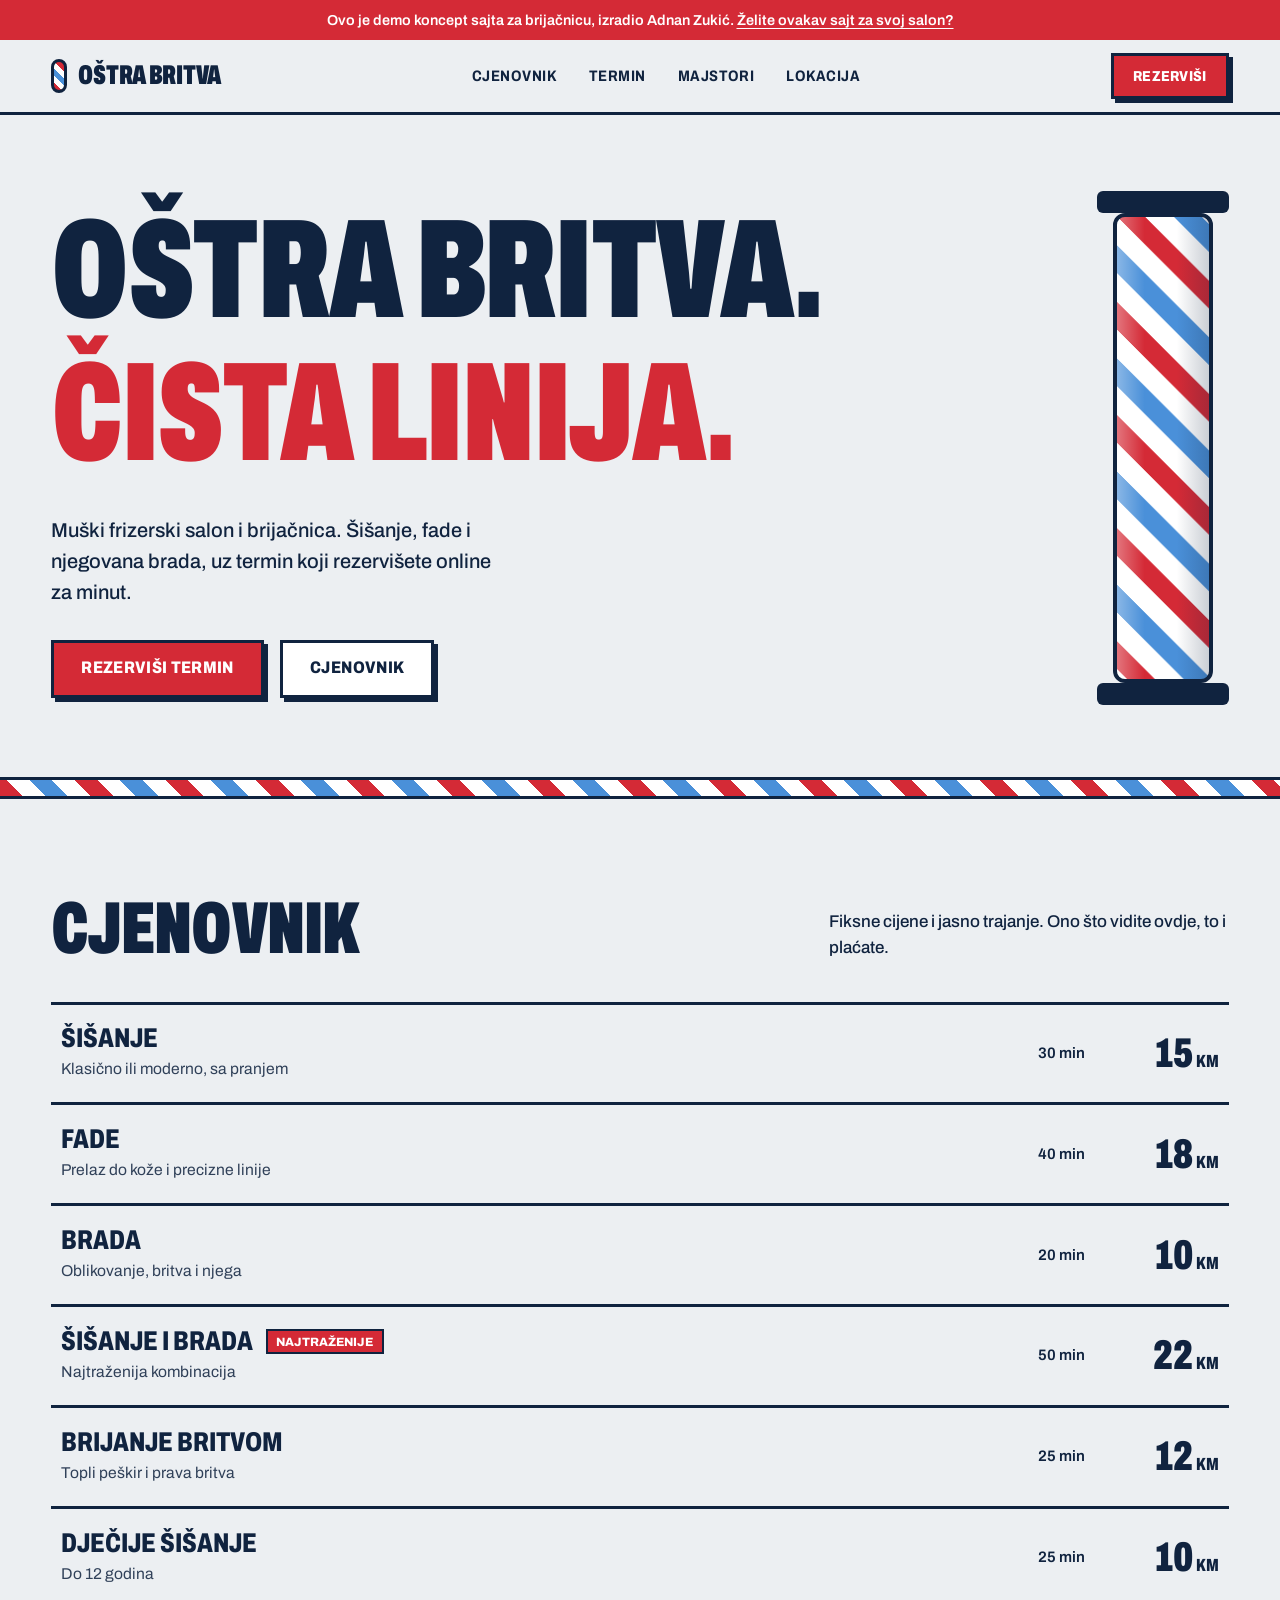
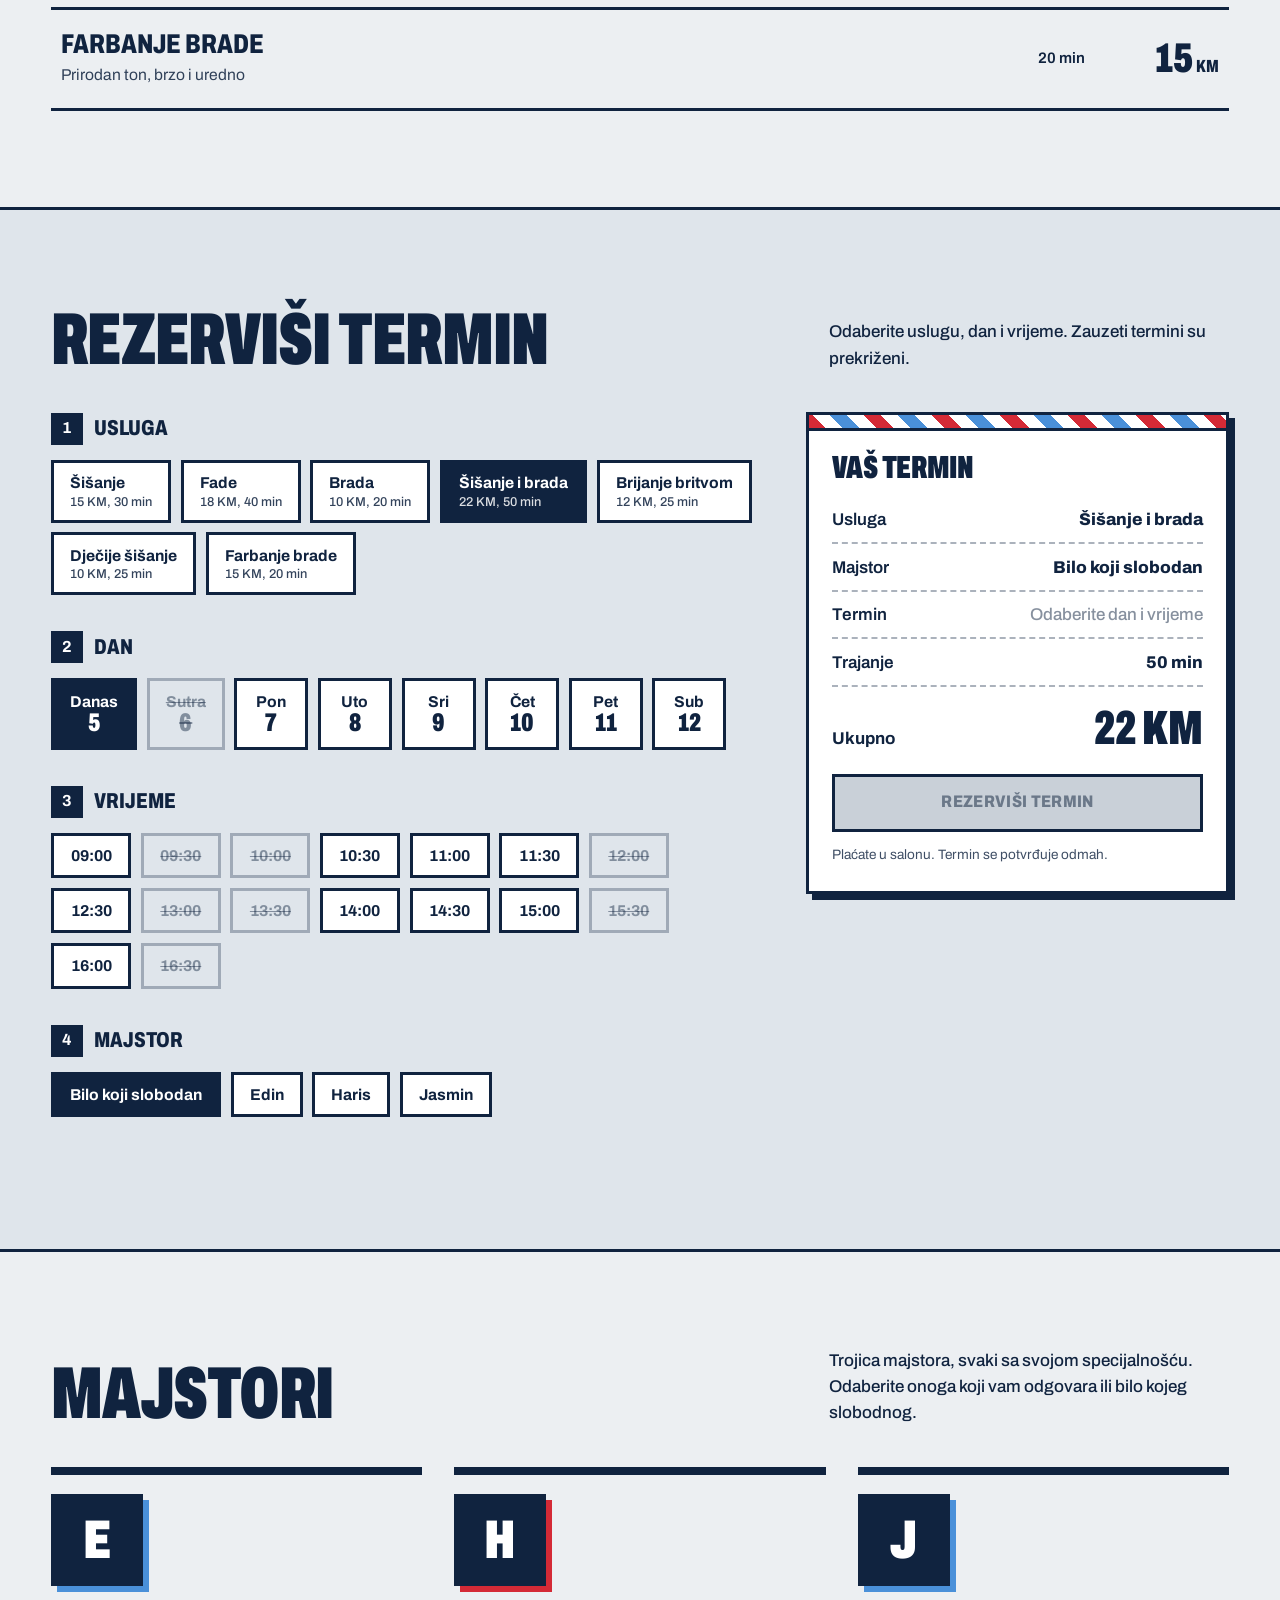
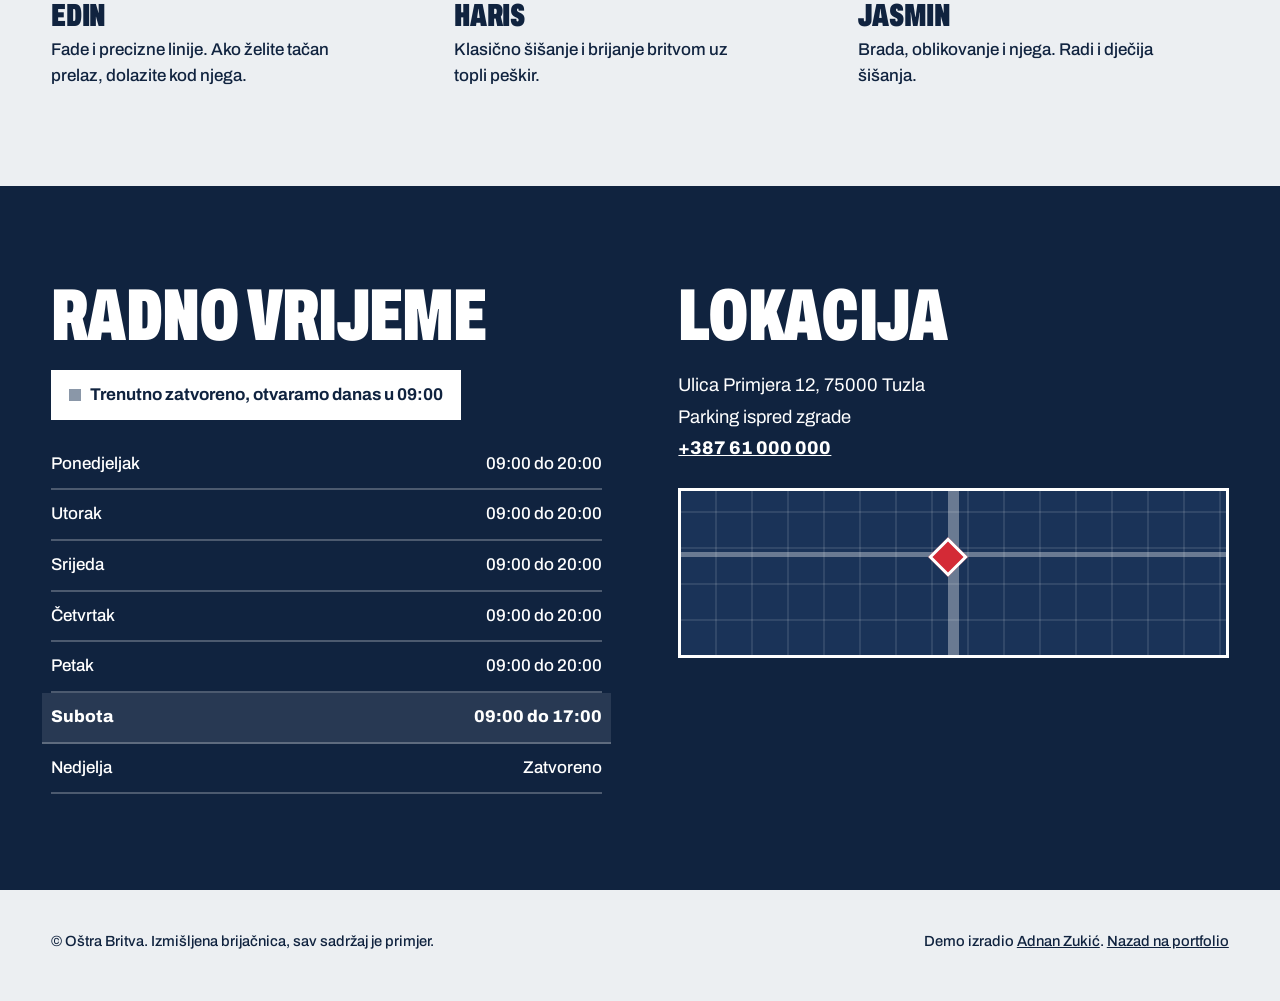
<file: public/demo/brijacnica-ostra-britva/index.html>
<!doctype html>
<html lang="bs">
<head>
<meta charset="UTF-8" />
<meta name="viewport" content="width=device-width, initial-scale=1" />
<title>Oštra Britva | Muški frizerski salon (demo)</title>
<meta name="description" content="Demo koncept sajta za brijačnicu s online rezervacijom termina. Izradio Adnan Zukić." />
<meta name="robots" content="noindex" />
<link rel="preconnect" href="https://fonts.googleapis.com" />
<link rel="preconnect" href="https://fonts.gstatic.com" crossorigin />
<link href="https://fonts.googleapis.com/css2?family=Archivo:wdth,wght@62..125,400..900&display=swap" rel="stylesheet" />
<style>
  :root {
    --ink: #10233f;
    --red: #d42a36;
    --blue: #4a90d9;
    --paper: #eceff2;
    --white: #ffffff;
    --font: 'Archivo', 'Arial Narrow', 'Segoe UI', system-ui, sans-serif;
    --wrap: min(1180px, 92vw);
    --hard: 6px 6px 0 var(--ink);
  }
  * { box-sizing: border-box; margin: 0; padding: 0; }
  html { scroll-behavior: smooth; }
  body { font-family: var(--font); font-size: 17px; line-height: 1.55; color: var(--ink); background: var(--paper); -webkit-font-smoothing: antialiased; }
  a { color: inherit; }
  :focus-visible { outline: 3px solid var(--red); outline-offset: 3px; }
  .wrap { width: var(--wrap); margin-inline: auto; }
  .display { font-stretch: 62%; font-weight: 900; text-transform: uppercase; letter-spacing: -.01em; line-height: .9; }
  h2.display { font-size: clamp(2.6rem, 6vw, 4.6rem); }

  .btn { display: inline-flex; align-items: center; justify-content: center; font: 800 1.05rem/1 var(--font); font-stretch: 85%; text-transform: uppercase; letter-spacing: .02em; padding: 1.1rem 1.7rem; border: 3px solid var(--ink); background: var(--red); color: #fff; text-decoration: none; cursor: pointer; box-shadow: 4px 4px 0 var(--ink); transition: transform .12s ease, box-shadow .12s ease; }
  .btn:hover { transform: translate(2px, 2px); box-shadow: 2px 2px 0 var(--ink); }
  .btn:active { transform: translate(4px, 4px); box-shadow: 0 0 0 var(--ink); }
  .btn.alt { background: #fff; color: var(--ink); }
  .btn[disabled] { background: #c9d0d8; color: #6b7889; cursor: not-allowed; box-shadow: none; transform: none; }

  .demo-strip { background: var(--red); color: #fff; font-size: .9rem; font-weight: 600; text-align: center; padding: .55rem 1rem; }
  .demo-strip a { color: #fff; text-underline-offset: 3px; }

  header.top { position: sticky; top: 0; z-index: 30; background: var(--paper); border-bottom: 3px solid var(--ink); }
  .nav { display: flex; align-items: center; justify-content: space-between; gap: 1.5rem; padding: .8rem 0; }
  .logo { display: flex; align-items: center; gap: .7rem; text-decoration: none; font-size: 1.7rem; }
  .logo .mini { width: 16px; height: 34px; border: 3px solid var(--ink); border-radius: 8px; background: repeating-linear-gradient(45deg, var(--red) 0 5px, #fff 5px 10px, var(--blue) 10px 15px, #fff 15px 20px); }
  .nav ul { display: flex; gap: 2rem; list-style: none; }
  .nav ul a { text-decoration: none; font-weight: 700; font-stretch: 85%; text-transform: uppercase; font-size: .95rem; letter-spacing: .03em; }
  .nav ul a:hover { color: var(--red); }
  .nav .btn { padding: .8rem 1.2rem; font-size: .9rem; }

  /* hero */
  .hero { padding: clamp(2.5rem, 6vw, 5rem) 0 clamp(2.5rem, 6vw, 4.5rem); }
  .hero-grid { display: grid; grid-template-columns: 1fr auto; gap: clamp(1.5rem, 5vw, 5rem); align-items: center; }
  .hero h1 { font-size: clamp(3.4rem, 11vw, 9rem); line-height: 1.02; margin-bottom: 1.8rem; }
  .hero h1 span { display: block; }
  .hero h1 .r { color: var(--red); }
  .hero p.lead { font-size: 1.25rem; max-width: 40ch; margin-bottom: 2rem; font-weight: 500; }
  .hero .actions { display: flex; flex-wrap: wrap; gap: 1rem; }

  .pole-wrap { display: flex; flex-direction: column; align-items: center; }
  .pole-cap { width: 132px; height: 22px; background: var(--ink); border-radius: 6px; position: relative; }
  .pole { width: 100px; height: clamp(300px, 46vw, 470px); border: 4px solid var(--ink); border-radius: 12px; position: relative; overflow: hidden;
    background: repeating-linear-gradient(45deg, var(--red) 0 20px, #fff 20px 40px, var(--blue) 40px 60px, #fff 60px 80px);
    background-size: 113.137px 113.137px; animation: spin 2.4s linear infinite; }
  .pole::after { content: ""; position: absolute; inset: 0; background: linear-gradient(90deg, rgba(255,255,255,.35) 0, rgba(255,255,255,0) 30%, rgba(0,0,0,0) 65%, rgba(16,35,63,.22) 100%); }
  @keyframes spin { to { background-position: 0 113.137px; } }

  .stripe-band { height: 22px; border-block: 3px solid var(--ink); background: repeating-linear-gradient(45deg, var(--red) 0 16px, #fff 16px 32px, var(--blue) 32px 48px, #fff 48px 64px); }

  section.block { padding: clamp(3.5rem, 8vw, 6rem) 0; }
  .sec-head { display: flex; align-items: end; justify-content: space-between; gap: 2rem; flex-wrap: wrap; margin-bottom: 2.5rem; }
  .sec-head p { max-width: 40ch; font-weight: 500; }

  /* price list */
  .plist { border-top: 3px solid var(--ink); }
  .prow { display: grid; grid-template-columns: 1fr auto auto; align-items: center; gap: 1.5rem; padding: 1.3rem .6rem; border-bottom: 3px solid var(--ink); transition: background .15s ease; }
  .prow:hover { background: #fff; }
  .prow h3 { font-size: 1.7rem; font-weight: 800; font-stretch: 75%; text-transform: uppercase; line-height: 1; display: flex; align-items: center; gap: .8rem; flex-wrap: wrap; }
  .prow p { font-size: .98rem; margin-top: .3rem; opacity: .85; }
  .prow .min { font-weight: 600; font-size: .95rem; }
  .prow .price { font-size: 2.6rem; font-weight: 900; font-stretch: 70%; line-height: 1; min-width: 5.5ch; text-align: right; }
  .prow .price small { font-size: 1.1rem; font-weight: 800; margin-left: .2rem; }
  .hot { font: 800 .75rem/1 var(--font); font-stretch: 100%; background: var(--red); color: #fff; border: 2px solid var(--ink); padding: .3rem .55rem; }

  /* booking */
  .book-band { background: #dfe5eb; border-block: 3px solid var(--ink); }
  .book { display: grid; grid-template-columns: 1.25fr .75fr; gap: clamp(1.5rem, 4vw, 3.5rem); align-items: start; }
  .step { margin-bottom: 2.2rem; }
  .step h3 { font-size: 1.35rem; font-weight: 800; font-stretch: 75%; text-transform: uppercase; margin-bottom: .9rem; display: flex; align-items: center; gap: .7rem; }
  .step h3 b { display: inline-grid; place-items: center; width: 2rem; height: 2rem; background: var(--ink); color: #fff; font-stretch: 100%; font-size: 1rem; }
  .chips { display: flex; flex-wrap: wrap; gap: .6rem; }
  .chip { font: 700 .98rem/1.1 var(--font); color: var(--ink); background: #fff; border: 3px solid var(--ink); padding: .7rem 1rem; cursor: pointer; text-align: left; transition: transform .1s ease, background .1s ease; }
  .chip:hover:not([disabled]) { transform: translate(-1px, -1px); }
  .chip[aria-pressed="true"] { background: var(--ink); color: #fff; }
  .chip[disabled] { background: transparent; border-color: rgba(16,35,63,.3); color: rgba(16,35,63,.45); text-decoration: line-through; cursor: not-allowed; }
  .chip small { display: block; font-weight: 500; font-size: .8rem; opacity: .85; margin-top: .2rem; text-decoration: none; }
  .chip.day { text-align: center; min-width: 74px; }
  .chip.day b { display: block; font-size: 1.6rem; font-stretch: 70%; font-weight: 900; line-height: 1; }
  .chip.time { min-width: 80px; text-align: center; }
  .slots-empty { font-weight: 500; }

  .ticket { position: sticky; top: 92px; background: #fff; border: 3px solid var(--ink); box-shadow: var(--hard); }
  .ticket .t-top { height: 16px; background: repeating-linear-gradient(45deg, var(--red) 0 12px, #fff 12px 24px, var(--blue) 24px 36px, #fff 36px 48px); border-bottom: 3px solid var(--ink); }
  .ticket .t-body { padding: 1.4rem 1.4rem 1.6rem; }
  .ticket h3 { font-size: 2rem; margin-bottom: 1rem; }
  .ticket dl { display: grid; gap: .1rem; }
  .ticket dl > div { display: flex; justify-content: space-between; gap: 1rem; padding: .55rem 0; border-bottom: 2px dashed rgba(16,35,63,.35); }
  .ticket dt { font-weight: 600; }
  .ticket dd { font-weight: 800; text-align: right; }
  .ticket dd.empty { font-weight: 500; opacity: .5; }
  .ticket .total { display: flex; align-items: baseline; justify-content: space-between; margin: 1.1rem 0 1.3rem; }
  .ticket .total span { font-weight: 700; }
  .ticket .total strong { font-size: 3rem; font-stretch: 65%; font-weight: 900; line-height: 1; }
  .ticket .btn { width: 100%; }
  .ticket .fine { font-size: .85rem; margin-top: .8rem; opacity: .8; }

  /* barbers */
  .barbers { display: grid; grid-template-columns: repeat(3, 1fr); gap: 2rem; }
  .barber { border-top: 8px solid var(--ink); padding-top: 1.2rem; }
  .barber .mono { width: 92px; height: 92px; background: var(--ink); color: #fff; display: grid; place-items: center; font-size: 3.4rem; font-stretch: 70%; font-weight: 900; margin-bottom: 1rem; box-shadow: 6px 6px 0 var(--blue); }
  .barber:nth-child(2) .mono { box-shadow: 6px 6px 0 var(--red); }
  .barber h3 { font-size: 2rem; margin-bottom: .4rem; }
  .barber p { font-weight: 500; max-width: 30ch; }

  /* location */
  .loc { background: var(--ink); color: #fff; }
  .loc-grid { display: grid; grid-template-columns: 1fr 1fr; gap: clamp(2rem, 6vw, 6rem); }
  .loc h2 { margin-bottom: 1.4rem; }
  .status { display: inline-flex; align-items: center; gap: .6rem; background: #fff; color: var(--ink); font-weight: 700; padding: .55rem .9rem; border: 3px solid #fff; margin-bottom: 1.2rem; }
  .status i { width: 12px; height: 12px; background: #8a97a8; flex-shrink: 0; }
  .status.open i { background: #1fa463; }
  .hours { list-style: none; }
  .hours li { display: flex; justify-content: space-between; padding: .7rem 0; border-bottom: 2px solid rgba(255,255,255,.25); font-weight: 500; }
  .hours li.today { font-weight: 800; color: #fff; background: rgba(255,255,255,.1); padding-inline: .6rem; margin-inline: -.6rem; }
  .loc address { font-style: normal; font-size: 1.15rem; line-height: 1.7; }
  .loc address a { font-weight: 800; }
  .loc .map { margin-top: 1.5rem; height: 170px; border: 3px solid #fff; background:
    linear-gradient(90deg, transparent 49%, rgba(255,255,255,.35) 49% 51%, transparent 51%),
    linear-gradient(0deg, transparent 60%, rgba(255,255,255,.35) 60% 63%, transparent 63%),
    repeating-linear-gradient(0deg, transparent 0 34px, rgba(255,255,255,.1) 34px 36px),
    repeating-linear-gradient(90deg, transparent 0 34px, rgba(255,255,255,.1) 34px 36px), #1a3358; position: relative; }
  .loc .map::after { content: ""; position: absolute; left: 49%; top: 40%; width: 22px; height: 22px; background: var(--red); border: 3px solid #fff; transform: translate(-50%, -50%) rotate(45deg); }

  footer.foot { padding: 2.5rem 0 3rem; font-size: .92rem; font-weight: 500; }
  footer.foot .wrap { display: flex; flex-wrap: wrap; justify-content: space-between; gap: 1rem; }

  dialog { border: 3px solid var(--ink); padding: 2rem; max-width: min(480px, 92vw); background: #fff; color: var(--ink); box-shadow: 10px 10px 0 var(--ink); }
  dialog::backdrop { background: rgba(16,35,63,.6); }
  dialog h3 { font-size: 2.2rem; margin-bottom: .8rem; }
  dialog p { margin-bottom: 1.3rem; font-weight: 500; }
  dialog .sum { font-weight: 800; margin-bottom: 1.3rem; padding: .8rem 1rem; background: var(--paper); border: 2px solid var(--ink); }
  dialog .actions { display: flex; flex-wrap: wrap; gap: .8rem; }

  @media (max-width: 900px) {
    .nav ul { display: none; }
    .hero-grid { grid-template-columns: 1fr; }
    .pole-wrap { flex-direction: row; justify-content: flex-start; }
    .pole-wrap .pole { width: 100%; height: 44px; border-radius: 10px; }
    .pole-wrap .pole-cap { display: none; }
    .pole { animation-name: spin-x; }
    .book, .loc-grid { grid-template-columns: 1fr; }
    .ticket { position: static; }
    .barbers { grid-template-columns: 1fr; }
    .prow { grid-template-columns: 1fr auto; }
    .prow .min { display: none; }
  }
  @keyframes spin-x { to { background-position: 113.137px 0; } }
  @media (prefers-reduced-motion: reduce) {
    html { scroll-behavior: auto; }
    .pole { animation: none !important; }
    * { transition: none !important; }
  }
</style>
</head>
<body>

<div class="demo-strip">
  Ovo je demo koncept sajta za brijačnicu, izradio Adnan Zukić.
  <a href="/contact">Želite ovakav sajt za svoj salon?</a>
</div>

<header class="top">
  <div class="wrap nav">
    <a class="logo display" href="#top" aria-label="Oštra Britva, početna"><span class="mini" aria-hidden="true"></span>Oštra Britva</a>
    <nav aria-label="Glavni meni">
      <ul>
        <li><a href="#Cjenovnik">Cjenovnik</a></li>
        <li><a href="#rezervacija">Termin</a></li>
        <li><a href="#majstori">Majstori</a></li>
        <li><a href="#lokacija">Lokacija</a></li>
      </ul>
    </nav>
    <a class="btn" href="#rezervacija">Rezerviši</a>
  </div>
</header>

<main id="top">

  <section class="hero">
    <div class="wrap hero-grid">
      <div>
        <h1 class="display"><span>Oštra britva.</span><span class="r">Čista linija.</span></h1>
        <p class="lead">Muški frizerski salon i brijačnica. Šišanje, fade i njegovana brada, uz termin koji rezervišete online za minut.</p>
        <div class="actions">
          <a class="btn" href="#rezervacija">Rezerviši termin</a>
          <a class="btn alt" href="#Cjenovnik">Cjenovnik</a>
        </div>
      </div>
      <div class="pole-wrap" aria-hidden="true">
        <div class="pole-cap"></div>
        <div class="pole"></div>
        <div class="pole-cap"></div>
      </div>
    </div>
  </section>

  <div class="stripe-band" aria-hidden="true"></div>

  <section class="block" id="Cjenovnik">
    <div class="wrap">
      <div class="sec-head">
        <h2 class="display">Cjenovnik</h2>
        <p>Fiksne cijene i jasno trajanje. Ono što vidite ovdje, to i plaćate.</p>
      </div>
      <div class="plist" id="plist"></div>
    </div>
  </section>

  <section class="block book-band" id="rezervacija">
    <div class="wrap">
      <div class="sec-head">
        <h2 class="display">Rezerviši termin</h2>
        <p>Odaberite uslugu, dan i vrijeme. Zauzeti termini su prekriženi.</p>
      </div>
      <div class="book">
        <div>
          <div class="step"><h3><b>1</b>Usluga</h3><div class="chips" id="c-service"></div></div>
          <div class="step"><h3><b>2</b>Dan</h3><div class="chips" id="c-day"></div></div>
          <div class="step"><h3><b>3</b>Vrijeme</h3><div class="chips" id="c-time"></div></div>
          <div class="step"><h3><b>4</b>Majstor</h3><div class="chips" id="c-barber"></div></div>
        </div>

        <aside class="ticket" aria-live="polite">
          <div class="t-top"></div>
          <div class="t-body">
            <h3 class="display">Vaš termin</h3>
            <dl>
              <div><dt>Usluga</dt><dd id="t-service">-</dd></div>
              <div><dt>Majstor</dt><dd id="t-barber">-</dd></div>
              <div><dt>Termin</dt><dd id="t-when" class="empty">Odaberite dan i vrijeme</dd></div>
              <div><dt>Trajanje</dt><dd id="t-min">-</dd></div>
            </dl>
            <div class="total"><span>Ukupno</span><strong id="t-price">0 KM</strong></div>
            <button class="btn" id="book-btn" type="button" disabled>Rezerviši termin</button>
            <p class="fine">Plaćate u salonu. Termin se potvrđuje odmah.</p>
          </div>
        </aside>
      </div>
    </div>
  </section>

  <section class="block" id="majstori">
    <div class="wrap">
      <div class="sec-head">
        <h2 class="display">Majstori</h2>
        <p>Trojica majstora, svaki sa svojom specijalnošću. Odaberite onoga koji vam odgovara ili bilo kojeg slobodnog.</p>
      </div>
      <div class="barbers">
        <div class="barber"><div class="mono" aria-hidden="true">E</div><h3 class="display">Edin</h3><p>Fade i precizne linije. Ako želite tačan prelaz, dolazite kod njega.</p></div>
        <div class="barber"><div class="mono" aria-hidden="true">H</div><h3 class="display">Haris</h3><p>Klasično šišanje i brijanje britvom uz topli peškir.</p></div>
        <div class="barber"><div class="mono" aria-hidden="true">J</div><h3 class="display">Jasmin</h3><p>Brada, oblikovanje i njega. Radi i dječija šišanja.</p></div>
      </div>
    </div>
  </section>

  <section class="block loc" id="lokacija">
    <div class="wrap loc-grid">
      <div>
        <h2 class="display">Radno vrijeme</h2>
        <p class="status" id="status"><i></i><span></span></p>
        <ul class="hours" id="hours">
          <li data-d="1"><span>Ponedjeljak</span><span>09:00 do 20:00</span></li>
          <li data-d="2"><span>Utorak</span><span>09:00 do 20:00</span></li>
          <li data-d="3"><span>Srijeda</span><span>09:00 do 20:00</span></li>
          <li data-d="4"><span>Četvrtak</span><span>09:00 do 20:00</span></li>
          <li data-d="5"><span>Petak</span><span>09:00 do 20:00</span></li>
          <li data-d="6"><span>Subota</span><span>09:00 do 17:00</span></li>
          <li data-d="0"><span>Nedjelja</span><span>Zatvoreno</span></li>
        </ul>
      </div>
      <div>
        <h2 class="display">Lokacija</h2>
        <address>
          Ulica Primjera 12, 75000 Tuzla<br />
          Parking ispred zgrade<br />
          <a href="tel:+38761000000">+387 61 000 000</a>
        </address>
        <div class="map" role="img" aria-label="Prostor za kartu lokacije"></div>
      </div>
    </div>
  </section>
</main>

<footer class="foot">
  <div class="wrap">
    <span>© Oštra Britva. Izmišljena brijačnica, sav sadržaj je primjer.</span>
    <span>Demo izradio <a href="/">Adnan Zukić</a>. <a href="/portfolio">Nazad na portfolio</a></span>
  </div>
</footer>

<dialog id="demo-dialog">
  <h3 class="display">Ovo je demo</h3>
  <div class="sum" id="d-sum"></div>
  <p>Na pravom sajtu ova rezervacija stiže direktno na vaš WhatsApp ili Viber i upisuje se u raspored. Ništa nije poslano.</p>
  <div class="actions">
    <a class="btn" href="/contact">Želim ovakav sajt</a>
    <button class="btn alt" type="button" id="d-close">Zatvori</button>
  </div>
</dialog>

<script>
(function () {
  var services = [
    { n: 'Šišanje', d: 'Klasično ili moderno, sa pranjem', m: 30, p: 15 },
    { n: 'Fade', d: 'Prelaz do kože i precizne linije', m: 40, p: 18 },
    { n: 'Brada', d: 'Oblikovanje, britva i njega', m: 20, p: 10 },
    { n: 'Šišanje i brada', d: 'Najtraženija kombinacija', m: 50, p: 22, hot: true },
    { n: 'Brijanje britvom', d: 'Topli peškir i prava britva', m: 25, p: 12 },
    { n: 'Dječije šišanje', d: 'Do 12 godina', m: 25, p: 10 },
    { n: 'Farbanje brade', d: 'Prirodan ton, brzo i uredno', m: 20, p: 15 }
  ];
  var barbers = ['Bilo koji slobodan', 'Edin', 'Haris', 'Jasmin'];
  var hours = { 0: null, 1: [9, 20], 2: [9, 20], 3: [9, 20], 4: [9, 20], 5: [9, 20], 6: [9, 17] };
  var dayShort = ['Ned', 'Pon', 'Uto', 'Sri', 'Čet', 'Pet', 'Sub'];
  var dayFull = ['nedjelja', 'ponedjeljak', 'utorak', 'srijeda', 'četvrtak', 'petak', 'subota'];
  var dayAcc = ['nedjelju', 'ponedjeljak', 'utorak', 'srijedu', 'četvrtak', 'petak', 'subotu'];
  var months = ['januar', 'februar', 'mart', 'april', 'maj', 'juni', 'juli', 'august', 'septembar', 'oktobar', 'novembar', 'decembar'];
  function pad(n) { return (n < 10 ? '0' : '') + n; }
  function $(id) { return document.getElementById(id); }

  /* ---------- Cjenovnik ---------- */
  $('plist').innerHTML = services.map(function (s) {
    return '<div class="prow"><div><h3>' + s.n + (s.hot ? ' <span class="hot">Najtraženije</span>' : '') + '</h3><p>' + s.d + '</p></div>' +
      '<div class="min">' + s.m + ' min</div><div class="price">' + s.p + '<small>KM</small></div></div>';
  }).join('');

  /* ---------- stanje ---------- */
  var state = { s: 3, day: null, time: null, b: 0 };
  var days = [];
  var now = new Date();
  for (var i = 0; i < 8; i++) { var d = new Date(now.getFullYear(), now.getMonth(), now.getDate() + i); days.push(d); }
  state.day = days.findIndex(function (d) { return hours[d.getDay()] && slotsFor(d).some(function (t) { return !t.off; }); });
  if (state.day < 0) state.day = null;

  function hash(str) { var h = 2166136261; for (var i = 0; i < str.length; i++) { h ^= str.charCodeAt(i); h = Math.imul(h, 16777619); } return (h >>> 0) % 100; }
  function slotsFor(d) {
    var w = hours[d.getDay()], out = [];
    if (!w) return out;
    var isToday = d.toDateString() === now.toDateString(), nowH = now.getHours() + now.getMinutes() / 60;
    for (var t = w[0]; t < w[1]; t += .5) {
      var lbl = pad(Math.floor(t)) + ':' + (t % 1 ? '30' : '00');
      var busy = hash(d.getDate() + '-' + d.getMonth() + '-' + lbl) < 34;
      var past = isToday && t <= nowH + .25;
      out.push({ t: lbl, off: busy || past });
    }
    return out;
  }

  /* ---------- prikaz ---------- */
  function chipHTML(cls, pressed, off, inner, idx, attr) {
    return '<button type="button" class="chip ' + cls + '" data-' + attr + '="' + idx + '" aria-pressed="' + pressed + '"' + (off ? ' disabled' : '') + '>' + inner + '</button>';
  }
  function render() {
    $('c-service').innerHTML = services.map(function (s, i) {
      return chipHTML('', state.s === i, false, s.n + '<small>' + s.p + ' KM, ' + s.m + ' min</small>', i, 's');
    }).join('');
    $('c-day').innerHTML = days.map(function (d, i) {
      var closed = !hours[d.getDay()];
      var lab = i === 0 ? 'Danas' : i === 1 ? 'Sutra' : dayShort[d.getDay()];
      return chipHTML('day', state.day === i, closed, lab + '<b>' + d.getDate() + '</b>', i, 'day');
    }).join('');
    var sl = state.day === null ? [] : slotsFor(days[state.day]);
    $('c-time').innerHTML = !sl.length ? '<p class="slots-empty">Odaberite dan.</p>' :
      (sl.every(function (x) { return x.off; }) ? '<p class="slots-empty">Nema slobodnih termina za taj dan. Odaberite drugi dan.</p>' :
        sl.map(function (x) { return chipHTML('time', state.time === x.t, x.off, x.t, x.t, 'time'); }).join(''));
    $('c-barber').innerHTML = barbers.map(function (b, i) { return chipHTML('', state.b === i, false, b, i, 'b'); }).join('');
    ticket();
  }
  function whenText() {
    if (state.day === null || !state.time) return null;
    var d = days[state.day];
    return dayFull[d.getDay()] + ', ' + d.getDate() + '. ' + months[d.getMonth()] + ' u ' + state.time;
  }
  function ticket() {
    var s = services[state.s], w = whenText();
    $('t-service').textContent = s.n;
    $('t-barber').textContent = barbers[state.b];
    var tw = $('t-when'); tw.textContent = w || 'Odaberite dan i vrijeme'; tw.className = w ? '' : 'empty';
    $('t-min').textContent = s.m + ' min';
    $('t-price').textContent = s.p + ' KM';
    $('book-btn').disabled = !w;
  }
  function on(id, attr, fn) {
    $(id).addEventListener('click', function (e) {
      var b = e.target.closest('[data-' + attr + ']'); if (!b || b.disabled) return;
      fn(b.getAttribute('data-' + attr)); render();
    });
  }
  on('c-service', 's', function (v) { state.s = +v; });
  on('c-day', 'day', function (v) { state.day = +v; state.time = null; });
  on('c-time', 'time', function (v) { state.time = v; });
  on('c-barber', 'b', function (v) { state.b = +v; });
  render();

  /* ---------- dijalog ---------- */
  var dlg = $('demo-dialog');
  $('book-btn').addEventListener('click', function () {
    var s = services[state.s];
    $('d-sum').textContent = s.n + ', ' + barbers[state.b] + ', ' + whenText() + ', ' + s.p + ' KM';
    if (dlg.showModal) dlg.showModal(); else alert('Ovo je demo. Ništa nije poslano.');
  });
  $('d-close').addEventListener('click', function () { dlg.close(); });

  /* ---------- radno vrijeme uživo ---------- */
  var h = now.getHours() + now.getMinutes() / 60, dn = now.getDay(), w0 = hours[dn], txt, open = false;
  if (w0 && h >= w0[0] && h < w0[1]) { open = true; txt = 'Otvoreno, radimo do ' + pad(w0[1]) + ':00'; }
  else {
    for (var k = 0; k < 8; k++) {
      var dd = (dn + k) % 7, tt = hours[dd];
      if (!tt || (k === 0 && h >= tt[0])) continue;
      txt = 'Trenutno zatvoreno, otvaramo ' + (k === 0 ? 'danas' : k === 1 ? 'sutra' : 'u ' + dayAcc[dd]) + ' u ' + pad(tt[0]) + ':00';
      break;
    }
  }
  var st = $('status'); st.classList.toggle('open', open); st.querySelector('span').textContent = txt;
  [].forEach.call(document.querySelectorAll('#hours li'), function (li) { if (+li.dataset.d === dn) li.classList.add('today'); });
})();
</script>
</body>
</html>
</file>
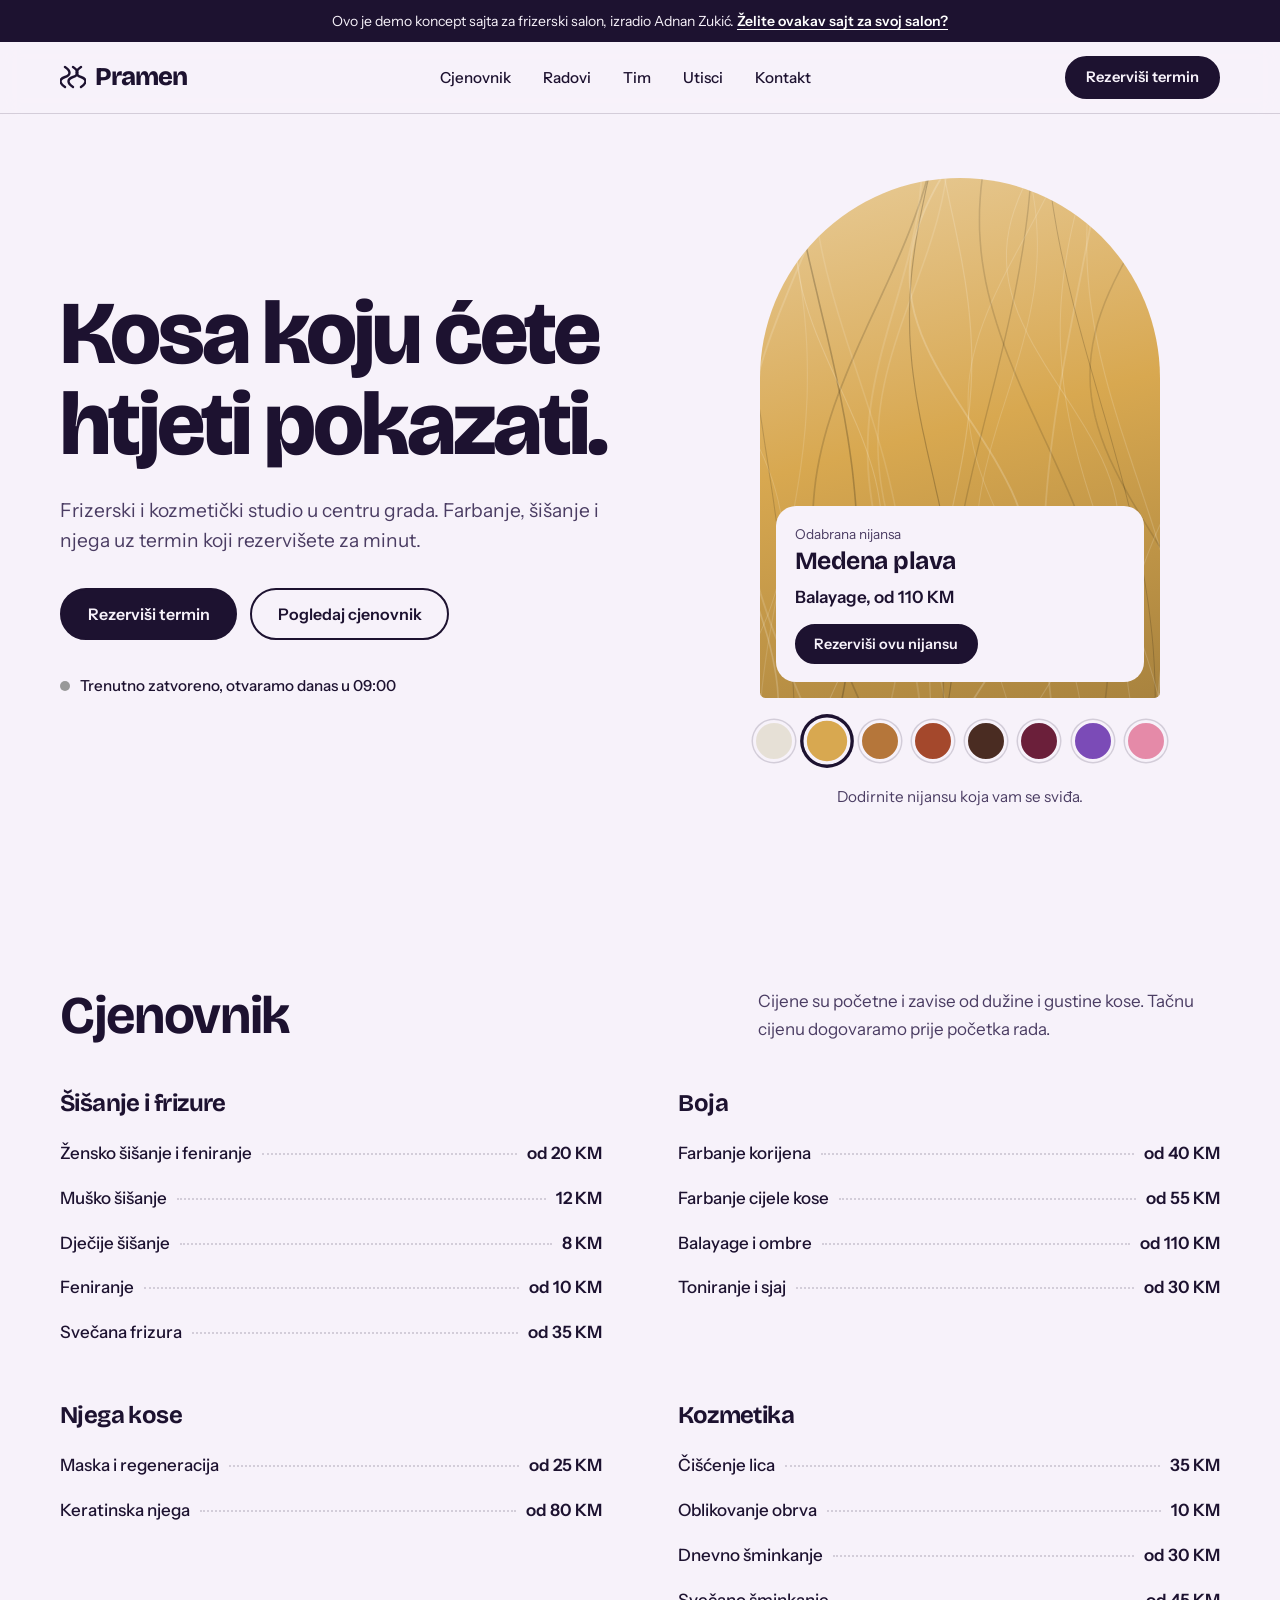
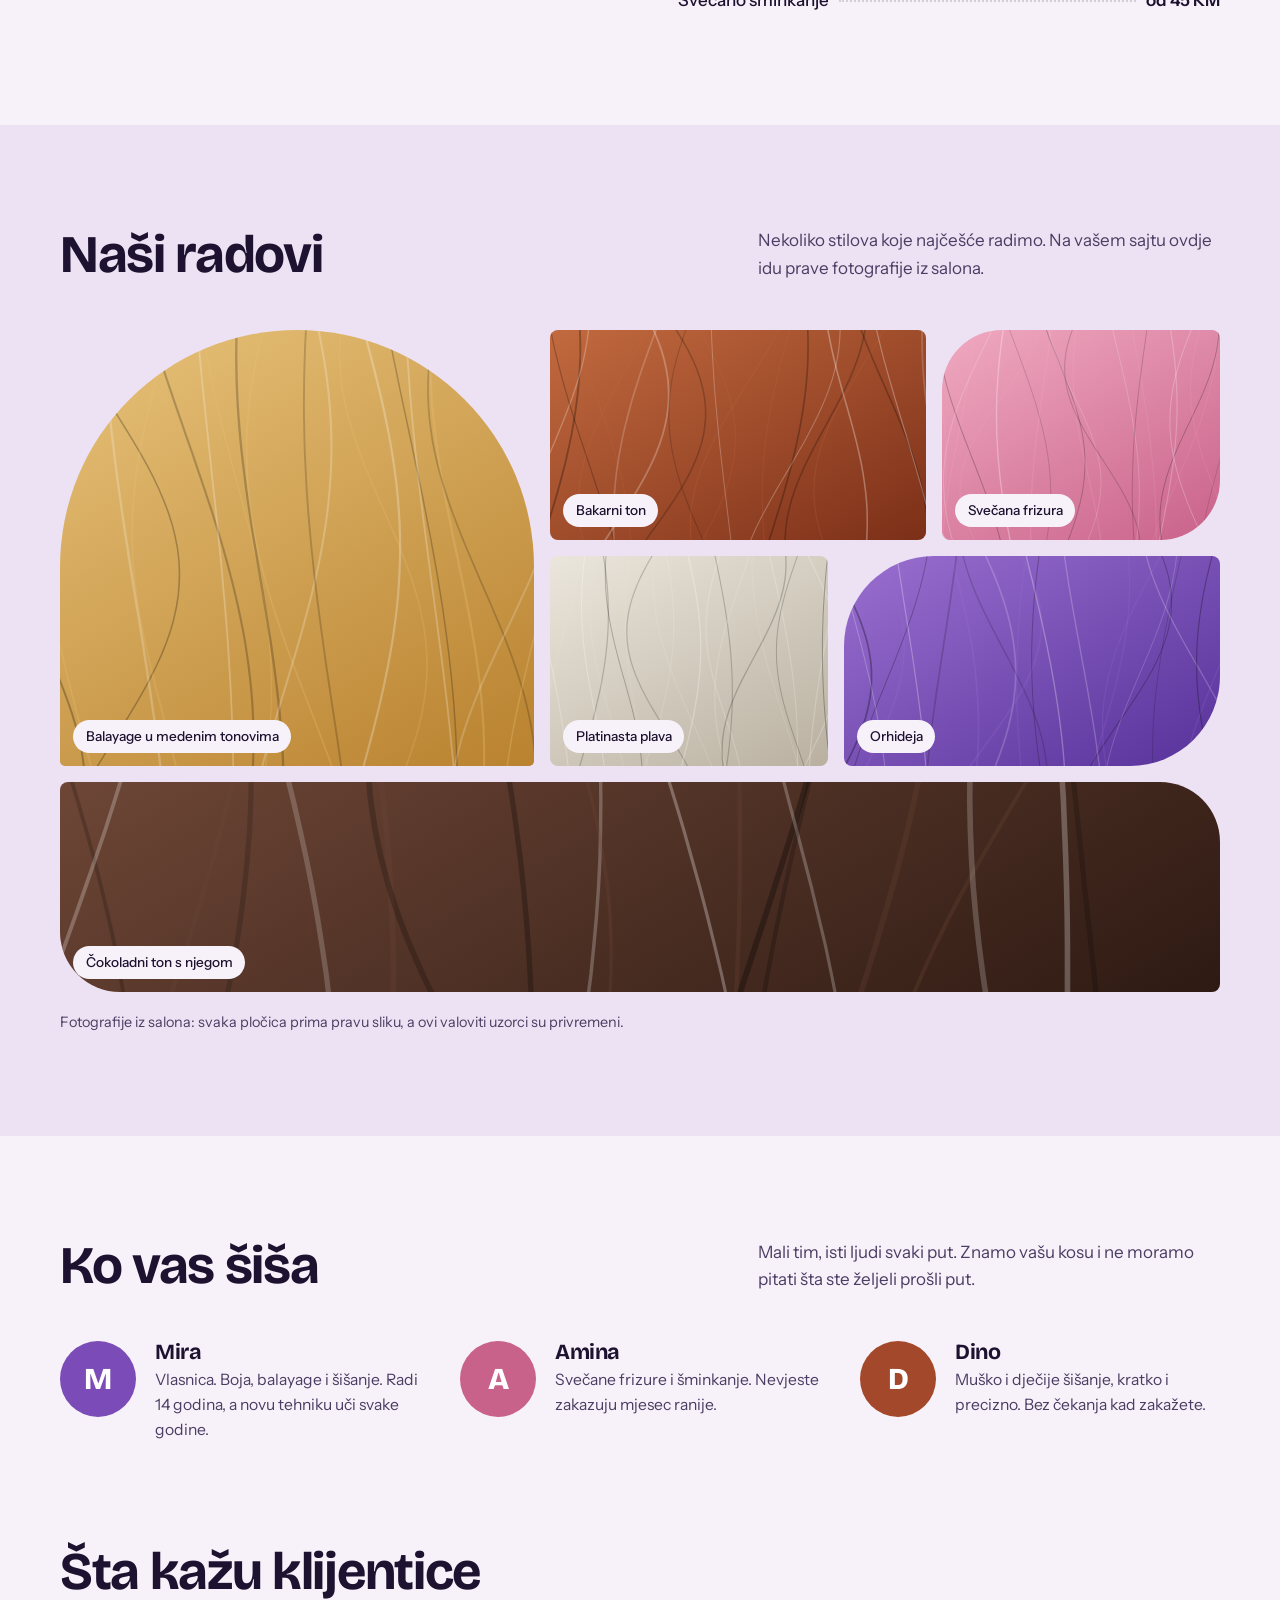
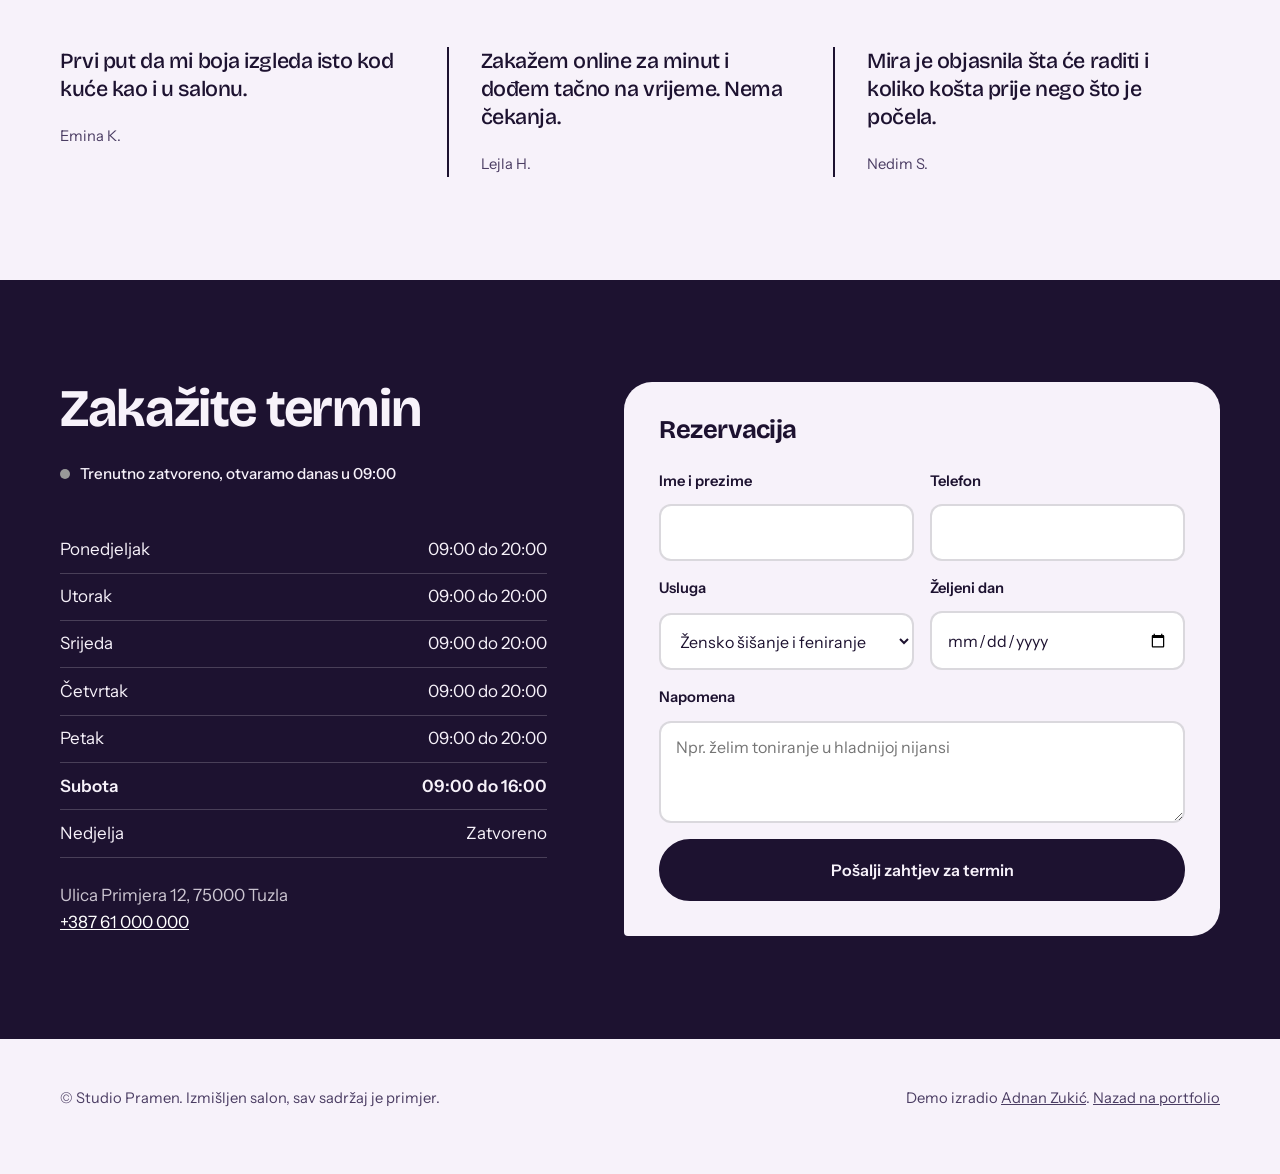
<file: public/demo/salon-pramen/index.html>
<!doctype html>
<html lang="bs">
<head>
<meta charset="UTF-8" />
<meta name="viewport" content="width=device-width, initial-scale=1" />
<title>Studio Pramen | Frizerski i kozmetički salon (demo)</title>
<meta name="description" content="Demo koncept sajta za frizerski i kozmetički salon. Izradio Adnan Zukić." />
<meta name="robots" content="noindex" />
<link rel="preconnect" href="https://fonts.googleapis.com" />
<link rel="preconnect" href="https://fonts.gstatic.com" crossorigin />
<link href="https://fonts.googleapis.com/css2?family=Bricolage+Grotesque:opsz,wght@12..96,500;12..96,700;12..96,800&family=Instrument+Sans:wght@400;500;600&display=swap" rel="stylesheet" />
<style>
  @property --shade { syntax: '<color>'; inherits: true; initial-value: #d8a850; }

  :root {
    --ink: #1d1230;
    --ink-soft: #4b3d63;
    --paper: #f7f2fa;
    --paper-2: #ece2f3;
    --line: rgba(29, 18, 48, .16);
    --shade: #d8a850;
    --display: 'Bricolage Grotesque', 'Segoe UI', system-ui, sans-serif;
    --body: 'Instrument Sans', 'Segoe UI', system-ui, sans-serif;
    --wrap: min(1160px, 92vw);
  }

  * { box-sizing: border-box; margin: 0; padding: 0; }
  html { scroll-behavior: smooth; }
  body { font-family: var(--body); font-size: 17px; line-height: 1.6; color: var(--ink); background: var(--paper); -webkit-font-smoothing: antialiased; }
  a { color: inherit; }
  img, svg { display: block; max-width: 100%; }
  :focus-visible { outline: 3px solid var(--ink); outline-offset: 3px; border-radius: 4px; }
  .wrap { width: var(--wrap); margin-inline: auto; }
  h1, h2, h3 { font-family: var(--display); letter-spacing: -.025em; line-height: 1.02; }
  h2 { font-size: clamp(2rem, 4.2vw, 3.3rem); font-weight: 700; }

  .btn { display: inline-flex; align-items: center; justify-content: center; gap: .5rem; font: 600 1rem/1 var(--body); padding: 1rem 1.6rem; border-radius: 999px; border: 2px solid var(--ink); background: var(--ink); color: var(--paper); text-decoration: none; cursor: pointer; transition: transform .15s ease, background .15s ease, color .15s ease; }
  .btn:hover { transform: translateY(-2px); }
  .btn.ghost { background: transparent; color: var(--ink); }
  .btn.ghost:hover { background: var(--ink); color: var(--paper); }

  /* demo strip */
  .demo-strip { background: var(--ink); color: var(--paper); font-size: .875rem; text-align: center; padding: .6rem 1rem; }
  .demo-strip a { color: #fff; font-weight: 600; text-underline-offset: 3px; }

  /* header */
  header.top { position: sticky; top: 0; z-index: 20; background: color-mix(in srgb, var(--paper) 88%, transparent); backdrop-filter: blur(10px); border-bottom: 1px solid var(--line); }
  .nav { display: flex; align-items: center; justify-content: space-between; gap: 1.5rem; padding: .9rem 0; }
  .logo { font-family: var(--display); font-weight: 800; font-size: 1.6rem; letter-spacing: -.04em; text-decoration: none; display: flex; align-items: center; gap: .55rem; }
  .logo svg { width: 26px; height: 26px; }
  .nav ul { display: flex; gap: 2rem; list-style: none; }
  .nav ul a { text-decoration: none; font-weight: 500; font-size: .95rem; }
  .nav ul a:hover { text-decoration: underline; text-underline-offset: 6px; }
  .nav .btn { padding: .75rem 1.2rem; font-size: .92rem; }

  /* hero */
  .hero { padding: clamp(2rem, 5vw, 4.5rem) 0 clamp(3rem, 6vw, 5rem); }
  .hero-grid { display: grid; grid-template-columns: 1.05fr .95fr; gap: clamp(2rem, 5vw, 5rem); align-items: center; }
  .hero h1 { font-size: clamp(2.9rem, 7vw, 6rem); font-weight: 800; letter-spacing: -.035em; margin-bottom: 1.5rem; }
  .hero p.lead { font-size: 1.2rem; color: var(--ink-soft); max-width: 44ch; margin-bottom: 2rem; }
  .hero .actions { display: flex; flex-wrap: wrap; gap: .8rem; margin-bottom: 2rem; }
  .status { display: inline-flex; align-items: center; gap: .6rem; font-size: .95rem; font-weight: 500; }
  .status i { width: 10px; height: 10px; border-radius: 50%; background: #999; flex-shrink: 0; }
  .status.open i { background: #2fa36b; box-shadow: 0 0 0 4px rgba(47, 163, 107, .2); }

  .picker { display: flex; flex-direction: column; align-items: center; gap: 1.4rem; }
  .arch { position: relative; width: min(400px, 100%); aspect-ratio: 4 / 5.2; border-radius: 999px 999px 28px 28px; overflow: hidden; transition: --shade .6s ease;
    background: linear-gradient(165deg, color-mix(in srgb, var(--shade) 60%, #fff) 0%, var(--shade) 48%, color-mix(in srgb, var(--shade) 78%, #000) 100%); }
  .arch svg.strands { position: absolute; inset: 0; width: 100%; height: 100%; }
  .arch .tag { position: absolute; left: 1rem; right: 1rem; bottom: 1rem; background: var(--paper); border-radius: 20px; padding: 1.1rem 1.2rem; }
  .arch .tag small { display: block; font-size: .85rem; color: var(--ink-soft); }
  .arch .tag strong { display: block; font: 700 1.55rem/1.1 var(--display); letter-spacing: -.02em; margin: .15rem 0 .55rem; }
  .arch .tag .row { display: flex; align-items: center; justify-content: space-between; gap: .8rem; flex-wrap: wrap; }
  .arch .tag .price { font-weight: 600; }
  .arch .tag button { font: 600 .9rem/1 var(--body); padding: .7rem 1.1rem; border-radius: 999px; border: 2px solid var(--ink); background: var(--ink); color: var(--paper); cursor: pointer; }

  .swatches { display: flex; flex-wrap: wrap; justify-content: center; gap: .7rem; }
  .swatches button { width: 42px; height: 42px; border-radius: 50%; border: 3px solid var(--paper); background: var(--c); cursor: pointer; box-shadow: 0 0 0 1.5px var(--line); transition: transform .15s ease, box-shadow .15s ease; }
  .swatches button:hover { transform: scale(1.12); }
  .swatches button[aria-checked="true"] { box-shadow: 0 0 0 3px var(--ink); transform: scale(1.12); }
  .picker-cap { font-size: .95rem; color: var(--ink-soft); }

  /* sections */
  section.block { padding: clamp(3.5rem, 8vw, 6.5rem) 0; }
  .sec-head { display: flex; align-items: end; justify-content: space-between; gap: 2rem; flex-wrap: wrap; margin-bottom: 3rem; }
  .sec-head p { max-width: 42ch; color: var(--ink-soft); }

  /* price list */
  .prices { display: grid; grid-template-columns: repeat(2, 1fr); gap: 3rem clamp(2rem, 6vw, 6rem); }
  .group h3 { font-size: 1.5rem; font-weight: 700; margin-bottom: 1rem; }
  .group dl > div { display: flex; align-items: baseline; gap: .6rem; padding: .55rem 0; }
  .group dt { font-weight: 500; }
  .group dd { white-space: nowrap; font-weight: 600; }
  .group dl > div::before { content: ""; order: 1; flex: 1; border-bottom: 2px dotted var(--line); transform: translateY(-4px); }
  .group dt { order: 0; } .group dd { order: 2; }
  .group .note { font-size: .9rem; color: var(--ink-soft); margin-top: .8rem; }

  /* gallery */
  .gallery-band { background: var(--paper-2); }
  .gallery { display: grid; grid-template-columns: repeat(12, 1fr); grid-auto-rows: 210px; gap: 1rem; }
  .tile { position: relative; overflow: hidden; background-size: cover; background-position: center; }
  .tile svg { position: absolute; inset: 0; width: 100%; height: 100%; }
  .tile figcaption { position: absolute; left: .8rem; bottom: .8rem; background: var(--paper); font-size: .85rem; font-weight: 500; padding: .35rem .8rem; border-radius: 999px; }
  .t1 { grid-column: span 5; grid-row: span 2; border-radius: 999px 999px 20px 20px; }
  .t2 { grid-column: span 4; border-radius: 8px; }
  .t3 { grid-column: span 3; border-radius: 60px 8px 60px 8px; }
  .t4 { grid-column: span 3; border-radius: 8px; }
  .t5 { grid-column: span 4; border-radius: 90px 8px 90px 8px; }
  .t6 { grid-column: span 12; border-radius: 8px 60px 8px 60px; }
  .gallery-note { margin-top: 1.2rem; font-size: .9rem; color: var(--ink-soft); }

  /* team */
  .team { display: grid; grid-template-columns: repeat(3, 1fr); gap: 2.5rem; }
  .person { display: grid; grid-template-columns: 76px 1fr; gap: 1.2rem; align-items: start; }
  .avatar { width: 76px; height: 76px; border-radius: 50%; display: grid; place-items: center; font: 800 1.9rem/1 var(--display); color: #fff; background: var(--c); }
  .person h3 { font-size: 1.35rem; font-weight: 700; margin-bottom: .25rem; }
  .person p { color: var(--ink-soft); font-size: .98rem; }

  /* reviews */
  .reviews { display: grid; grid-template-columns: repeat(3, 1fr); gap: 0; }
  .review { padding: 0 2rem; border-left: 2px solid var(--ink); }
  .review:first-child { padding-left: 0; border-left: 0; }
  .review blockquote { font: 500 1.35rem/1.3 var(--display); letter-spacing: -.02em; margin-bottom: 1.2rem; }
  .review cite { font-style: normal; font-size: .92rem; color: var(--ink-soft); }

  /* contact */
  .contact-band { background: var(--ink); color: var(--paper); }
  .contact-grid { display: grid; grid-template-columns: .9fr 1.1fr; gap: clamp(2rem, 6vw, 6rem); }
  .contact-band h2 { margin-bottom: 1.5rem; }
  .hours { list-style: none; margin: 1.5rem 0; }
  .hours li { display: flex; justify-content: space-between; padding: .6rem 0; border-bottom: 1px solid rgba(247, 242, 250, .2); }
  .hours li.today { font-weight: 600; }
  .contact-band .status { color: var(--paper); margin-bottom: 1rem; }
  .contact-band address { font-style: normal; color: rgba(247, 242, 250, .8); }
  .contact-band address a { color: #fff; }
  form { display: grid; gap: 1rem; background: var(--paper); color: var(--ink); padding: clamp(1.4rem, 3vw, 2.2rem); border-radius: 28px 28px 28px 4px; }
  form h3 { font-size: 1.6rem; font-weight: 700; }
  .field { display: grid; gap: .35rem; }
  .field label { font-weight: 600; font-size: .92rem; }
  .field input, .field select, .field textarea { font: 400 1rem/1.4 var(--body); color: var(--ink); background: #fff; border: 2px solid var(--line); border-radius: 12px; padding: .8rem .9rem; width: 100%; }
  .field input:focus, .field select:focus, .field textarea:focus { border-color: var(--ink); outline: none; }
  .two { display: grid; grid-template-columns: 1fr 1fr; gap: 1rem; }

  footer.foot { padding: 3rem 0 4rem; font-size: .92rem; color: var(--ink-soft); }
  footer.foot .wrap { display: flex; flex-wrap: wrap; justify-content: space-between; gap: 1rem; }

  dialog { border: 0; border-radius: 24px; padding: 2rem; max-width: min(460px, 92vw); background: var(--paper); color: var(--ink); box-shadow: 0 30px 80px rgba(29, 18, 48, .35); }
  dialog::backdrop { background: rgba(29, 18, 48, .55); }
  dialog h3 { font-size: 1.7rem; margin-bottom: .8rem; }
  dialog p { color: var(--ink-soft); margin-bottom: 1.4rem; }
  dialog .actions { display: flex; flex-wrap: wrap; gap: .7rem; }

  @media (max-width: 900px) {
    .nav ul { display: none; }
    .hero-grid, .contact-grid { grid-template-columns: 1fr; }
    .prices, .team { grid-template-columns: 1fr; }
    .reviews { grid-template-columns: 1fr; gap: 2rem; }
    .review { padding: 0; border-left: 0; }
    .gallery { grid-template-columns: repeat(6, 1fr); grid-auto-rows: 160px; }
    .t1 { grid-column: span 6; grid-row: span 2; }
    .t2, .t3, .t4, .t5 { grid-column: span 3; }
    .t6 { grid-column: span 6; }
  }
  @media (max-width: 520px) {
    .two { grid-template-columns: 1fr; }
    .swatches { gap: .45rem; }
    .swatches button { width: 36px; height: 36px; }
    .arch .tag strong { font-size: 1.3rem; }
  }
  @media (prefers-reduced-motion: reduce) {
    html { scroll-behavior: auto; }
    * { transition: none !important; }
  }
</style>
</head>
<body>

<div class="demo-strip">
  Ovo je demo koncept sajta za frizerski salon, izradio Adnan Zukić.
  <a href="/contact">Želite ovakav sajt za svoj salon?</a>
</div>

<header class="top">
  <div class="wrap nav">
    <a class="logo" href="#top" aria-label="Studio Pramen, početna">
      <svg viewBox="0 0 26 26" fill="none" stroke="currentColor" stroke-width="2.4" stroke-linecap="round" aria-hidden="true"><path d="M5 3c6 4 6 8 0 10s-6 6 0 10"/><path d="M13 3c6 4 6 8 0 10s-6 6 0 10"/><path d="M21 3c-6 4-6 8 0 10s6 6 0 10"/></svg>
      Pramen
    </a>
    <nav aria-label="Glavni meni">
      <ul>
        <li><a href="#cjenovnik">Cjenovnik</a></li>
        <li><a href="#radovi">Radovi</a></li>
        <li><a href="#tim">Tim</a></li>
        <li><a href="#utisci">Utisci</a></li>
        <li><a href="#rezervacija">Kontakt</a></li>
      </ul>
    </nav>
    <a class="btn" href="#rezervacija">Rezerviši termin</a>
  </div>
</header>

<main id="top">

  <section class="hero">
    <div class="wrap hero-grid">
      <div>
        <h1>Kosa koju ćete htjeti pokazati.</h1>
        <p class="lead">Frizerski i kozmetički studio u centru grada. Farbanje, šišanje i njega uz termin koji rezervišete za minut.</p>
        <div class="actions">
          <a class="btn" href="#rezervacija">Rezerviši termin</a>
          <a class="btn ghost" href="#cjenovnik">Pogledaj cjenovnik</a>
        </div>
        <p class="status" id="status-hero"><i></i><span>Provjeravamo radno vrijeme…</span></p>
      </div>

      <div class="picker">
        <div class="arch" id="arch">
          <svg class="strands" id="arch-strands" aria-hidden="true"></svg>
          <div class="tag" aria-live="polite">
            <small>Odabrana nijansa</small>
            <strong id="shade-name">Medena plava</strong>
            <div class="row">
              <span class="price" id="shade-info">Balayage, od 110 KM</span>
              <button type="button" id="shade-book">Rezerviši ovu nijansu</button>
            </div>
          </div>
        </div>
        <div class="swatches" id="swatches" role="radiogroup" aria-label="Odaberite nijansu kose"></div>
        <p class="picker-cap">Dodirnite nijansu koja vam se sviđa.</p>
      </div>
    </div>
  </section>

  <section class="block" id="cjenovnik">
    <div class="wrap">
      <div class="sec-head">
        <h2>Cjenovnik</h2>
        <p>Cijene su početne i zavise od dužine i gustine kose. Tačnu cijenu dogovaramo prije početka rada.</p>
      </div>
      <div class="prices">
        <div class="group">
          <h3>Šišanje i frizure</h3>
          <dl>
            <div><dt>Žensko šišanje i feniranje</dt><dd>od 20 KM</dd></div>
            <div><dt>Muško šišanje</dt><dd>12 KM</dd></div>
            <div><dt>Dječije šišanje</dt><dd>8 KM</dd></div>
            <div><dt>Feniranje</dt><dd>od 10 KM</dd></div>
            <div><dt>Svečana frizura</dt><dd>od 35 KM</dd></div>
          </dl>
        </div>
        <div class="group">
          <h3>Boja</h3>
          <dl>
            <div><dt>Farbanje korijena</dt><dd>od 40 KM</dd></div>
            <div><dt>Farbanje cijele kose</dt><dd>od 55 KM</dd></div>
            <div><dt>Balayage i ombre</dt><dd>od 110 KM</dd></div>
            <div><dt>Toniranje i sjaj</dt><dd>od 30 KM</dd></div>
          </dl>
        </div>
        <div class="group">
          <h3>Njega kose</h3>
          <dl>
            <div><dt>Maska i regeneracija</dt><dd>od 25 KM</dd></div>
            <div><dt>Keratinska njega</dt><dd>od 80 KM</dd></div>
          </dl>
        </div>
        <div class="group">
          <h3>Kozmetika</h3>
          <dl>
            <div><dt>Čišćenje lica</dt><dd>35 KM</dd></div>
            <div><dt>Oblikovanje obrva</dt><dd>10 KM</dd></div>
            <div><dt>Dnevno šminkanje</dt><dd>od 30 KM</dd></div>
            <div><dt>Svečano šminkanje</dt><dd>od 45 KM</dd></div>
          </dl>
        </div>
      </div>
    </div>
  </section>

  <section class="block gallery-band" id="radovi">
    <div class="wrap">
      <div class="sec-head">
        <h2>Naši radovi</h2>
        <p>Nekoliko stilova koje najčešće radimo. Na vašem sajtu ovdje idu prave fotografije iz salona.</p>
      </div>
      <div class="gallery" id="gallery">
        <figure class="tile t1" data-a="#e7c27a" data-b="#b9822f" data-seed="11"><figcaption>Balayage u medenim tonovima</figcaption></figure>
        <figure class="tile t2" data-a="#c26a3f" data-b="#7c2f18" data-seed="23"><figcaption>Bakarni ton</figcaption></figure>
        <figure class="tile t3" data-a="#f0a9c0" data-b="#c9628a" data-seed="37"><figcaption>Svečana frizura</figcaption></figure>
        <figure class="tile t4" data-a="#ebe6dc" data-b="#b9b0a0" data-seed="41"><figcaption>Platinasta plava</figcaption></figure>
        <figure class="tile t5" data-a="#9a6fd0" data-b="#57329a" data-seed="53"><figcaption>Orhideja</figcaption></figure>
        <figure class="tile t6" data-a="#6d4636" data-b="#2e1a13" data-seed="67"><figcaption>Čokoladni ton s njegom</figcaption></figure>
      </div>
      <p class="gallery-note">Fotografije iz salona: svaka pločica prima pravu sliku, a ovi valoviti uzorci su privremeni.</p>
    </div>
  </section>

  <section class="block" id="tim">
    <div class="wrap">
      <div class="sec-head">
        <h2>Ko vas šiša</h2>
        <p>Mali tim, isti ljudi svaki put. Znamo vašu kosu i ne moramo pitati šta ste željeli prošli put.</p>
      </div>
      <div class="team">
        <div class="person">
          <div class="avatar" style="--c:#7b4bb7">M</div>
          <div><h3>Mira</h3><p>Vlasnica. Boja, balayage i šišanje. Radi 14 godina, a novu tehniku uči svake godine.</p></div>
        </div>
        <div class="person">
          <div class="avatar" style="--c:#c9628a">A</div>
          <div><h3>Amina</h3><p>Svečane frizure i šminkanje. Nevjeste zakazuju mjesec ranije.</p></div>
        </div>
        <div class="person">
          <div class="avatar" style="--c:#a4482c">D</div>
          <div><h3>Dino</h3><p>Muško i dječije šišanje, kratko i precizno. Bez čekanja kad zakažete.</p></div>
        </div>
      </div>
    </div>
  </section>

  <section class="block" id="utisci" style="padding-top:0">
    <div class="wrap">
      <div class="sec-head"><h2>Šta kažu klijentice</h2></div>
      <div class="reviews">
        <div class="review"><blockquote>Prvi put da mi boja izgleda isto kod kuće kao i u salonu.</blockquote><cite>Emina K.</cite></div>
        <div class="review"><blockquote>Zakažem online za minut i dođem tačno na vrijeme. Nema čekanja.</blockquote><cite>Lejla H.</cite></div>
        <div class="review"><blockquote>Mira je objasnila šta će raditi i koliko košta prije nego što je počela.</blockquote><cite>Nedim S.</cite></div>
      </div>
    </div>
  </section>

  <section class="block contact-band" id="rezervacija">
    <div class="wrap contact-grid">
      <div>
        <h2>Zakažite termin</h2>
        <p class="status" id="status-contact"><i></i><span></span></p>
        <ul class="hours" id="hours">
          <li data-d="1"><span>Ponedjeljak</span><span>09:00 do 20:00</span></li>
          <li data-d="2"><span>Utorak</span><span>09:00 do 20:00</span></li>
          <li data-d="3"><span>Srijeda</span><span>09:00 do 20:00</span></li>
          <li data-d="4"><span>Četvrtak</span><span>09:00 do 20:00</span></li>
          <li data-d="5"><span>Petak</span><span>09:00 do 20:00</span></li>
          <li data-d="6"><span>Subota</span><span>09:00 do 16:00</span></li>
          <li data-d="0"><span>Nedjelja</span><span>Zatvoreno</span></li>
        </ul>
        <address>
          Ulica Primjera 12, 75000 Tuzla<br />
          <a href="tel:+38761000000">+387 61 000 000</a>
        </address>
      </div>

      <form id="book-form" novalidate>
        <h3>Rezervacija</h3>
        <div class="two">
          <div class="field"><label for="f-name">Ime i prezime</label><input id="f-name" required autocomplete="name" /></div>
          <div class="field"><label for="f-phone">Telefon</label><input id="f-phone" type="tel" required autocomplete="tel" /></div>
        </div>
        <div class="two">
          <div class="field"><label for="f-service">Usluga</label><select id="f-service"></select></div>
          <div class="field"><label for="f-date">Željeni dan</label><input id="f-date" type="date" required /></div>
        </div>
        <div class="field"><label for="f-note">Napomena</label><textarea id="f-note" rows="3" placeholder="Npr. želim toniranje u hladnijoj nijansi"></textarea></div>
        <button class="btn" type="submit">Pošalji zahtjev za termin</button>
      </form>
    </div>
  </section>
</main>

<footer class="foot">
  <div class="wrap">
    <span>© Studio Pramen. Izmišljen salon, sav sadržaj je primjer.</span>
    <span>Demo izradio <a href="/">Adnan Zukić</a>. <a href="/portfolio">Nazad na portfolio</a></span>
  </div>
</footer>

<dialog id="demo-dialog">
  <h3>Ovo je demo</h3>
  <p>Na pravom sajtu ovaj zahtjev stiže direktno na vaš WhatsApp ili Viber, s imenom klijentice, uslugom i željenim terminom. Ništa nije poslano.</p>
  <div class="actions">
    <a class="btn" href="/contact">Želim ovakav sajt</a>
    <button class="btn ghost" type="button" id="dialog-close">Zatvori</button>
  </div>
</dialog>

<script>
(function () {
  /* ---------- valoviti pramenovi (privremene "fotografije") ---------- */
  function rng(a) { return function () { a |= 0; a = a + 0x6D2B79F5 | 0; var t = Math.imul(a ^ a >>> 15, 1 | a); t = t + Math.imul(t ^ t >>> 7, 61 | t) ^ t; return ((t ^ t >>> 14) >>> 0) / 4294967296; }; }
  function strands(svg, o) {
    var r = rng(o.seed), W = 400, H = 500, out = '';
    svg.setAttribute('viewBox', '0 0 ' + W + ' ' + H);
    svg.setAttribute('preserveAspectRatio', 'xMidYMid slice');
    for (var i = 0; i < o.count; i++) {
      var x0 = (i / (o.count - 1)) * W * 1.3 - W * .15, amp = 18 + r() * 46, freq = .8 + r() * 1.2, ph = r() * 6.28, d = '';
      for (var y = -10; y <= H + 10; y += 10) {
        var x = x0 + Math.sin(y / H * Math.PI * freq + ph) * amp;
        d += (y === -10 ? 'M' : 'L') + x.toFixed(1) + ' ' + y;
      }
      out += '<path d="' + d + '" fill="none" stroke="' + o.colors[i % o.colors.length] + '" stroke-width="' + (o.w + r() * o.w) .toFixed(2) + '" stroke-opacity="' + (o.op * (.55 + r() * .45)).toFixed(2) + '" stroke-linecap="round"/>';
    }
    svg.innerHTML = out;
  }

  /* ---------- odabir nijanse ---------- */
  var shades = [
    { n: 'Platinasta plava', c: '#e6e0d6', s: 'Dekoloracija i toniranje, od 120 KM', f: 'Dekoloracija i toniranje' },
    { n: 'Medena plava', c: '#d8a850', s: 'Balayage, od 110 KM', f: 'Balayage i ombre' },
    { n: 'Karamel', c: '#b5763a', s: 'Preljev i sjaj, od 60 KM', f: 'Toniranje i sjaj' },
    { n: 'Bakar', c: '#a4482c', s: 'Farbanje cijele kose, od 55 KM', f: 'Farbanje cijele kose' },
    { n: 'Čokolada', c: '#4a2c22', s: 'Boja i keratinska njega, od 65 KM', f: 'Farbanje cijele kose' },
    { n: 'Tamno vino', c: '#6b1f3a', s: 'Boja i sjaj, od 60 KM', f: 'Farbanje cijele kose' },
    { n: 'Orhideja', c: '#7b4bb7', s: 'Fantazijska boja, od 100 KM', f: 'Balayage i ombre' },
    { n: 'Blush', c: '#e58aa8', s: 'Pastelni ton, od 100 KM', f: 'Balayage i ombre' }
  ];
  var arch = document.getElementById('arch'), sw = document.getElementById('swatches');
  var nameEl = document.getElementById('shade-name'), infoEl = document.getElementById('shade-info');
  var current = 1;
  strands(document.getElementById('arch-strands'), { seed: 5, count: 30, colors: ['#ffffff', '#000000', '#ffffff'], w: .9, op: .22 });
  shades.forEach(function (s, i) {
    var b = document.createElement('button');
    b.type = 'button'; b.setAttribute('role', 'radio'); b.setAttribute('aria-label', s.n);
    b.style.setProperty('--c', s.c); b.setAttribute('aria-checked', i === current);
    b.addEventListener('click', function () { pick(i); });
    sw.appendChild(b);
  });
  function pick(i) {
    current = i; var s = shades[i];
    arch.style.setProperty('--shade', s.c);
    nameEl.textContent = s.n; infoEl.textContent = s.s;
    [].forEach.call(sw.children, function (b, k) { b.setAttribute('aria-checked', k === i); });
  }
  pick(current);

  /* ---------- galerija ---------- */
  [].forEach.call(document.querySelectorAll('#gallery .tile'), function (t) {
    t.style.background = 'linear-gradient(150deg,' + t.dataset.a + ',' + t.dataset.b + ')';
    var s = document.createElementNS('http://www.w3.org/2000/svg', 'svg');
    strands(s, { seed: +t.dataset.seed, count: 26, colors: ['#ffffff', t.dataset.a, '#000000'], w: 1, op: .3 });
    t.insertBefore(s, t.firstChild);
  });

  /* ---------- usluge u formi ---------- */
  var services = ['Žensko šišanje i feniranje', 'Muško šišanje', 'Dječije šišanje', 'Feniranje', 'Svečana frizura', 'Farbanje korijena', 'Farbanje cijele kose', 'Balayage i ombre', 'Toniranje i sjaj', 'Maska i regeneracija', 'Keratinska njega', 'Čišćenje lica', 'Oblikovanje obrva', 'Dnevno šminkanje', 'Svečano šminkanje'];
  var sel = document.getElementById('f-service');
  services.forEach(function (s) { var o = document.createElement('option'); o.textContent = s; sel.appendChild(o); });

  document.getElementById('shade-book').addEventListener('click', function () {
    var s = shades[current];
    sel.value = s.f;
    document.getElementById('f-note').value = 'Zanima me nijansa: ' + s.n + '.';
    document.getElementById('rezervacija').scrollIntoView({ behavior: 'smooth' });
    setTimeout(function () { document.getElementById('f-name').focus({ preventScroll: true }); }, 600);
  });

  /* ---------- radno vrijeme uživo ---------- */
  var hours = { 0: null, 1: [9, 20], 2: [9, 20], 3: [9, 20], 4: [9, 20], 5: [9, 20], 6: [9, 16] };
  var dayNames = ['nedjelju', 'ponedjeljak', 'utorak', 'srijedu', 'četvrtak', 'petak', 'subotu'];
  function pad(n) { return (n < 10 ? '0' : '') + n; }
  function statusText() {
    var now = new Date(), d = now.getDay(), h = now.getHours() + now.getMinutes() / 60, t = hours[d];
    if (t && h >= t[0] && h < t[1]) return { open: true, text: 'Otvoreno, radimo do ' + pad(t[1]) + ':00' };
    for (var k = 0; k < 8; k++) {
      var dd = (d + k) % 7, tt = hours[dd];
      if (!tt || (k === 0 && h >= tt[0])) continue;
      var when = k === 0 ? 'danas' : k === 1 ? 'sutra' : 'u ' + dayNames[dd];
      return { open: false, text: 'Trenutno zatvoreno, otvaramo ' + when + ' u ' + pad(tt[0]) + ':00' };
    }
  }
  var st = statusText();
  ['status-hero', 'status-contact'].forEach(function (id) {
    var el = document.getElementById(id);
    el.classList.toggle('open', st.open);
    el.querySelector('span').textContent = st.text;
  });
  var today = new Date().getDay();
  [].forEach.call(document.querySelectorAll('#hours li'), function (li) { if (+li.dataset.d === today) li.classList.add('today'); });

  /* ---------- forma (demo) ---------- */
  var dateEl = document.getElementById('f-date'), d0 = new Date();
  dateEl.min = d0.getFullYear() + '-' + pad(d0.getMonth() + 1) + '-' + pad(d0.getDate());
  var dlg = document.getElementById('demo-dialog');
  document.getElementById('book-form').addEventListener('submit', function (e) {
    e.preventDefault();
    if (dlg.showModal) dlg.showModal(); else alert('Ovo je demo. Ništa nije poslano.');
  });
  document.getElementById('dialog-close').addEventListener('click', function () { dlg.close(); });
})();
</script>
</body>
</html>
</file>
